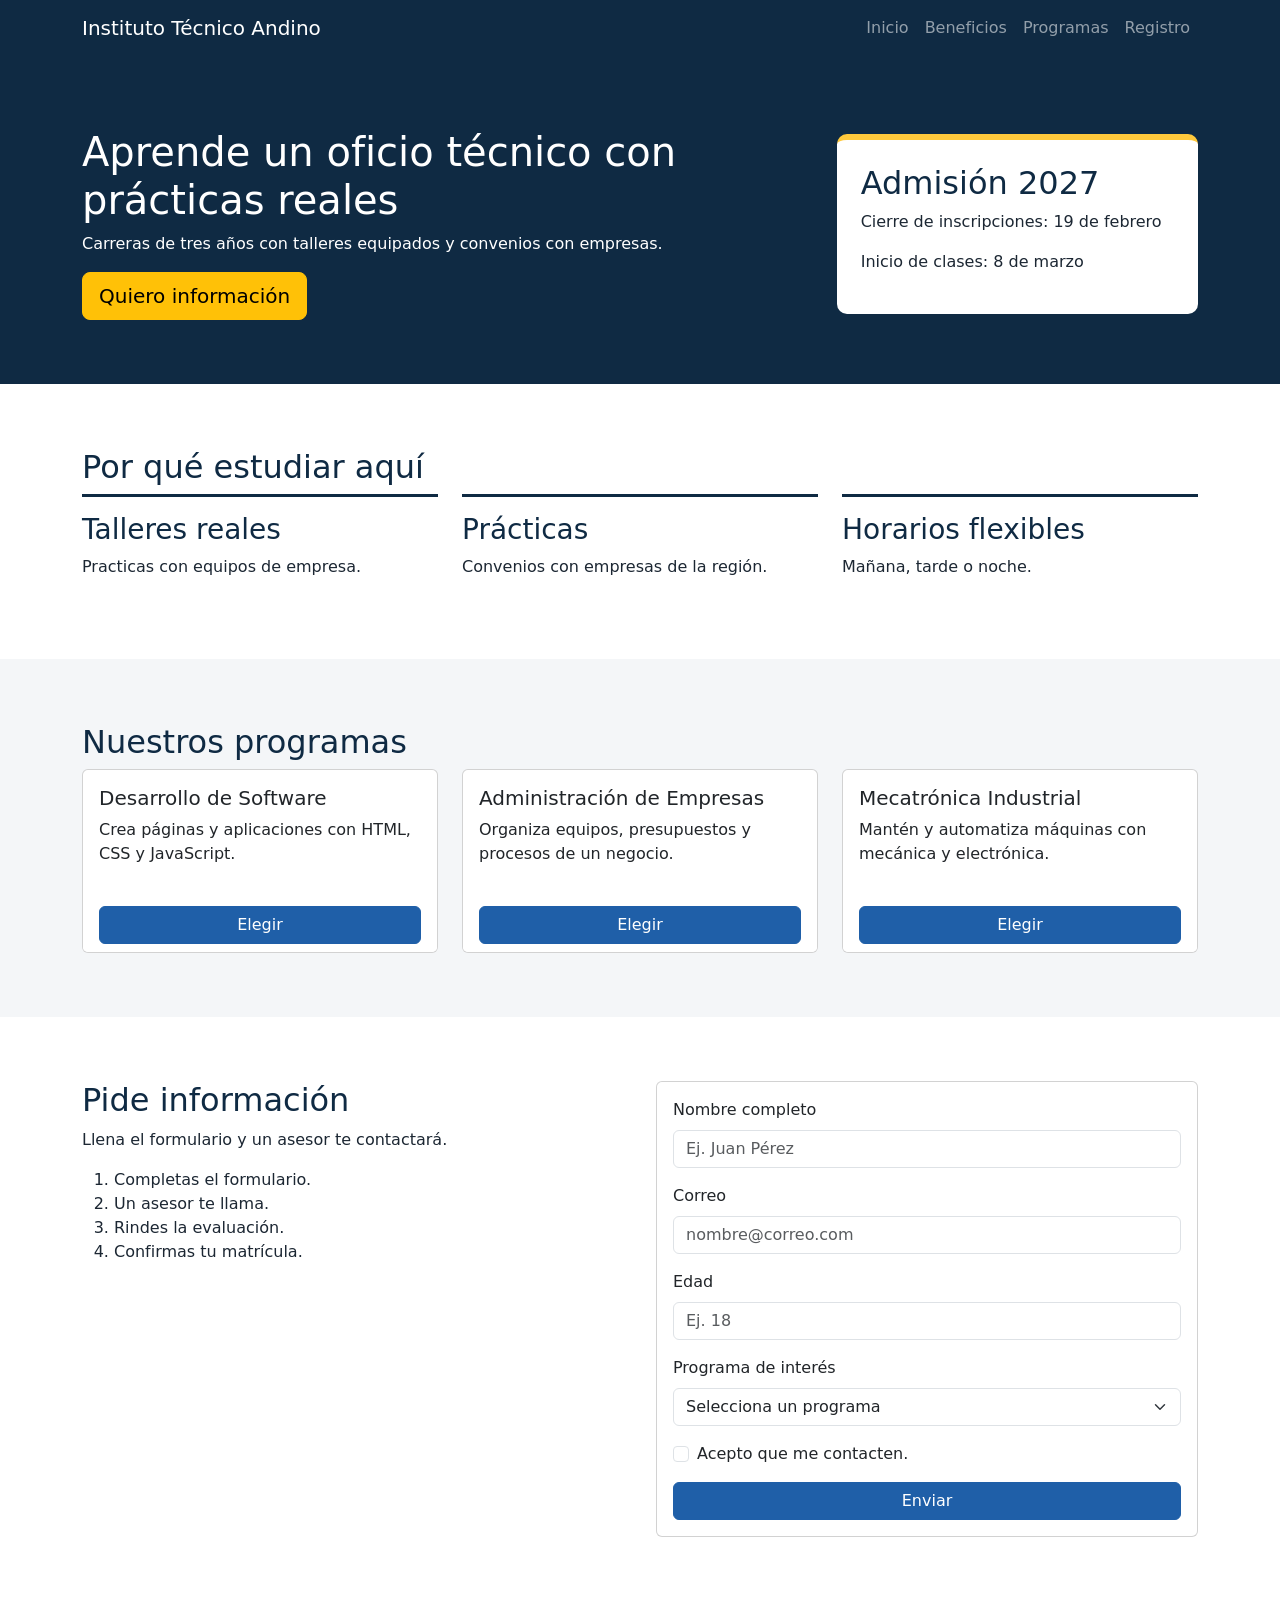
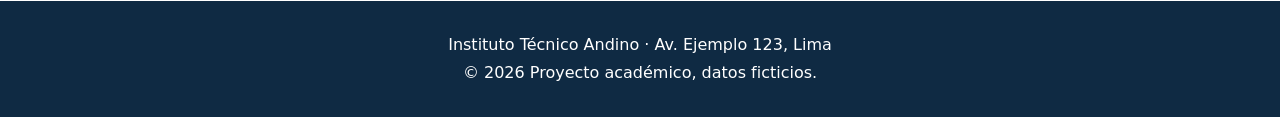
<file: index.html>
<!DOCTYPE html>
<html lang="es">
<head>
  <meta charset="UTF-8">
  <meta name="viewport" content="width=device-width, initial-scale=1">
  <title>Instituto Técnico Andino</title>

  <!-- Bootstrap (framework CSS) -->
  <link href="https://cdn.jsdelivr.net/npm/bootstrap@5.3.3/dist/css/bootstrap.min.css" rel="stylesheet">

  <!-- CSS EXTERNO: todo el diseño del sitio (se reutiliza y mantiene ordenado) -->
  <link rel="stylesheet" href="css/style.css">

  <!-- CSS INTERNO: un ajuste pequeño que solo sirve para esta página -->
  <style>
    html { scroll-behavior: smooth; }
  </style>
</head>
<body>

  <!-- ========== HEADER + NAV ========== -->
  <header>
    <nav class="navbar navbar-expand-lg navbar-dark fixed-top barra">
      <div class="container">
        <a class="navbar-brand" href="#inicio">Instituto Técnico Andino</a>
        <button class="navbar-toggler" type="button" data-bs-toggle="collapse" data-bs-target="#menu">
          <span class="navbar-toggler-icon"></span>
        </button>
        <div class="collapse navbar-collapse" id="menu">
          <ul class="navbar-nav ms-auto">
            <li class="nav-item"><a class="nav-link" href="#inicio">Inicio</a></li>
            <li class="nav-item"><a class="nav-link" href="#beneficios">Beneficios</a></li>
            <li class="nav-item"><a class="nav-link" href="#programas">Programas</a></li>
            <li class="nav-item"><a class="nav-link" href="#registro">Registro</a></li>
          </ul>
        </div>
      </div>
    </nav>
  </header>

  <main>

    <!-- ========== INICIO (usa GRID) ========== -->
    <section id="inicio" class="hero">
      <div class="container hero-grid">
        <div>
          <h1>Aprende un oficio técnico con prácticas reales</h1>
          <p>Carreras de tres años con talleres equipados y convenios con empresas.</p>
          <a href="#registro" class="btn btn-warning btn-lg">Quiero información</a>
        </div>
        <div class="ficha">
          <h2>Admisión 2027</h2>
          <p>Cierre de inscripciones: 19 de febrero</p>
          <p>Inicio de clases: 8 de marzo</p>
        </div>
      </div>
    </section>

    <!-- ========== BENEFICIOS (usa FLEXBOX) ========== -->
    <section id="beneficios" class="seccion">
      <div class="container">
        <h2>Por qué estudiar aquí</h2>
        <div class="beneficios">
          <div class="beneficio"><h3>Talleres reales</h3><p>Practicas con equipos de empresa.</p></div>
          <div class="beneficio"><h3>Prácticas</h3><p>Convenios con empresas de la región.</p></div>
          <div class="beneficio"><h3>Horarios flexibles</h3><p>Mañana, tarde o noche.</p></div>
        </div>
      </div>
    </section>

    <!-- ========== PROGRAMAS (grilla y tarjetas de BOOTSTRAP) ========== -->
    <section id="programas" class="seccion gris">
      <div class="container">
        <h2>Nuestros programas</h2>
        <div class="row g-4">

          <div class="col-md-4">
            <div class="card h-100">
              <div class="card-body">
                <h3 class="h5">Desarrollo de Software</h3>
                <p>Crea páginas y aplicaciones con HTML, CSS y JavaScript.</p>
              </div>
              <div class="card-footer bg-white border-0">
                <button class="btn btn-primary w-100 btn-elegir" data-programa="software">Elegir</button>
              </div>
            </div>
          </div>

          <div class="col-md-4">
            <div class="card h-100">
              <div class="card-body">
                <h3 class="h5">Administración de Empresas</h3>
                <p>Organiza equipos, presupuestos y procesos de un negocio.</p>
              </div>
              <div class="card-footer bg-white border-0">
                <button class="btn btn-primary w-100 btn-elegir" data-programa="administracion">Elegir</button>
              </div>
            </div>
          </div>

          <div class="col-md-4">
            <div class="card h-100">
              <div class="card-body">
                <h3 class="h5">Mecatrónica Industrial</h3>
                <p>Mantén y automatiza máquinas con mecánica y electrónica.</p>
              </div>
              <div class="card-footer bg-white border-0">
                <button class="btn btn-primary w-100 btn-elegir" data-programa="mecatronica">Elegir</button>
              </div>
            </div>
          </div>

        </div>
      </div>
    </section>

    <!-- ========== REGISTRO (usa GRID + formulario de BOOTSTRAP) ========== -->
    <section id="registro" class="seccion">
      <div class="container registro-grid">

        <div>
          <h2>Pide información</h2>
          <p>Llena el formulario y un asesor te contactará.</p>
          <ol>
            <li>Completas el formulario.</li>
            <li>Un asesor te llama.</li>
            <li>Rindes la evaluación.</li>
            <li>Confirmas tu matrícula.</li>
          </ol>
        </div>

        <div class="card">
          <div class="card-body">
            <!-- novalidate: usamos nuestra propia validación con JavaScript -->
            <form id="formRegistro" action="procesar.php" method="post" novalidate>

              <div class="mb-3">
                <label for="nombre" class="form-label">Nombre completo</label>
                <input type="text" id="nombre" name="nombre" class="form-control" placeholder="Ej. Juan Pérez">
              </div>

              <div class="mb-3">
                <label for="correo" class="form-label">Correo</label>
                <input type="email" id="correo" name="correo" class="form-control" placeholder="nombre@correo.com">
              </div>

              <div class="mb-3">
                <label for="edad" class="form-label">Edad</label>
                <input type="number" id="edad" name="edad" class="form-control" placeholder="Ej. 18">
              </div>

              <div class="mb-3">
                <label for="programa" class="form-label">Programa de interés</label>
                <select id="programa" name="programa" class="form-select">
                  <option value="">Selecciona un programa</option>
                  <option value="software">Desarrollo de Software</option>
                  <option value="administracion">Administración de Empresas</option>
                  <option value="mecatronica">Mecatrónica Industrial</option>
                </select>
              </div>

              <div class="form-check mb-3">
                <input type="checkbox" id="acepto" name="acepto" class="form-check-input">
                <label for="acepto" class="form-check-label">Acepto que me contacten.</label>
              </div>

              <button type="submit" class="btn btn-primary w-100">Enviar</button>
            </form>

            <!-- Aquí JavaScript escribe el mensaje de error o de éxito -->
            <div id="mensaje" class="alert d-none mt-3 mb-0"></div>
          </div>
        </div>
      </div>

      <!-- Simulación de GET y POST (JavaScript la muestra al enviar bien) -->
      <div class="container mt-4 d-none" id="simulacion">
        <h3 class="h5">Simulación del envío</h3>
        <p><strong>POST</strong> (el que usa el formulario): los datos van ocultos dentro de la petición.</p>
        <pre id="salidaPost" class="codigo"></pre>
        <p><strong>GET</strong> (para comparar): los datos se ven en la URL.</p>
        <pre id="salidaGet" class="codigo"></pre>
      </div>
    </section>

  </main>

  <!-- ========== FOOTER ========== -->
  <footer class="pie">
    <div class="container">
      <p class="mb-1">Instituto Técnico Andino · Av. Ejemplo 123, Lima</p>
      <p class="mb-0">© 2026 Proyecto académico, datos ficticios.</p>
    </div>
  </footer>

  <!-- Scripts al final del body: primero Bootstrap, luego el nuestro -->
  <script src="https://cdn.jsdelivr.net/npm/bootstrap@5.3.3/dist/js/bootstrap.bundle.min.js"></script>
  <script src="js/script.js"></script>
</body>
</html>
</file>
<file: css/style.css>
/* ===== Instituto Técnico Andino: hoja de estilos externa ===== */

/* 1. Variables: los colores se definen una vez y se reutilizan */
:root {
  --azul-oscuro: #0f2a43;
  --azul: #1f5fa8;
  --amarillo: #ffc93c;
  --gris: #f4f6f8;
}

/* 2. Base: letra y color general */
body {
  font-family: system-ui, Arial, sans-serif;
  color: #1c2733;
}
h1, h2, h3 { color: var(--azul-oscuro); }

/* 3. Menú */
.barra { background: var(--azul-oscuro); }

/* 4. Inicio: GRID de 2 columnas (texto + ficha) */
.hero {
  background: var(--azul-oscuro);
  color: white;
  padding: 8rem 0 4rem;
}
.hero h1 { color: white; font-size: 2.5rem; }
.hero-grid {
  display: grid;
  grid-template-columns: 2fr 1fr;
  gap: 2rem;
  align-items: center;
}
.ficha {
  background: white;
  color: #1c2733;
  padding: 1.5rem;
  border-top: 6px solid var(--amarillo);
  border-radius: 10px;
}

/* 5. Secciones */
.seccion { padding: 4rem 0; }
.gris { background: var(--gris); }

/* 6. Beneficios: FLEXBOX (los 3 bloques en fila) */
.beneficios {
  display: flex;
  flex-wrap: wrap;
  gap: 1.5rem;
}
.beneficio {
  flex: 1 1 200px;
  border-top: 3px solid var(--azul-oscuro);
  padding-top: 1rem;
}

/* 7. Botones de Bootstrap con nuestro color */
.btn-primary {
  --bs-btn-bg: var(--azul);
  --bs-btn-border-color: var(--azul);
  --bs-btn-hover-bg: var(--azul-oscuro);
  --bs-btn-hover-border-color: var(--azul-oscuro);
}

/* 8. Registro: GRID de 2 columnas (pasos + formulario) */
.registro-grid {
  display: grid;
  grid-template-columns: 1fr 1fr;
  gap: 2rem;
  align-items: start;
}

/* 9. Caja de código de la simulación */
.codigo {
  background: var(--azul-oscuro);
  color: white;
  padding: 1rem;
  border-radius: 8px;
  white-space: pre-wrap;
}

/* 10. Pie de página */
.pie {
  background: var(--azul-oscuro);
  color: white;
  text-align: center;
  padding: 2rem 0;
}

/* 11. Responsive: en pantallas chicas, una sola columna */
@media (max-width: 768px) {
  .hero-grid, .registro-grid { grid-template-columns: 1fr; }
  .hero h1 { font-size: 1.8rem; }
}
</file>
